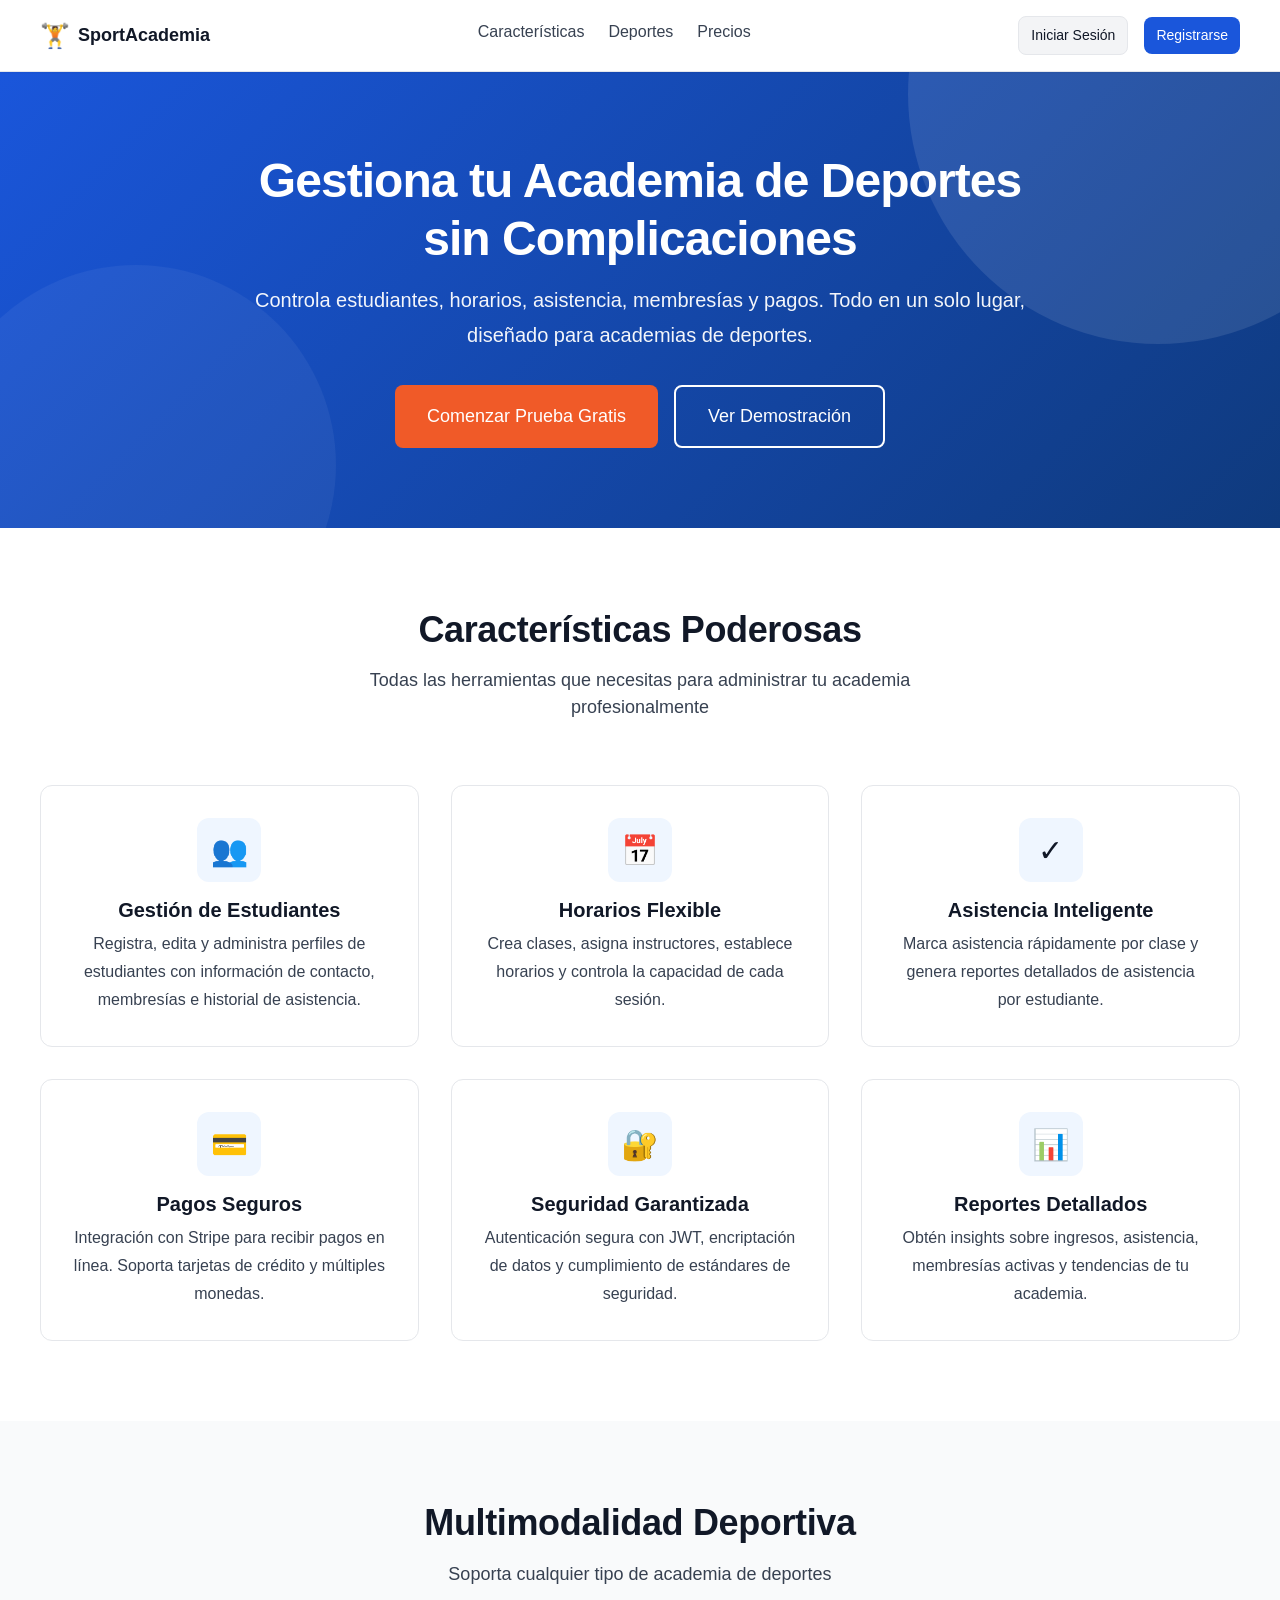
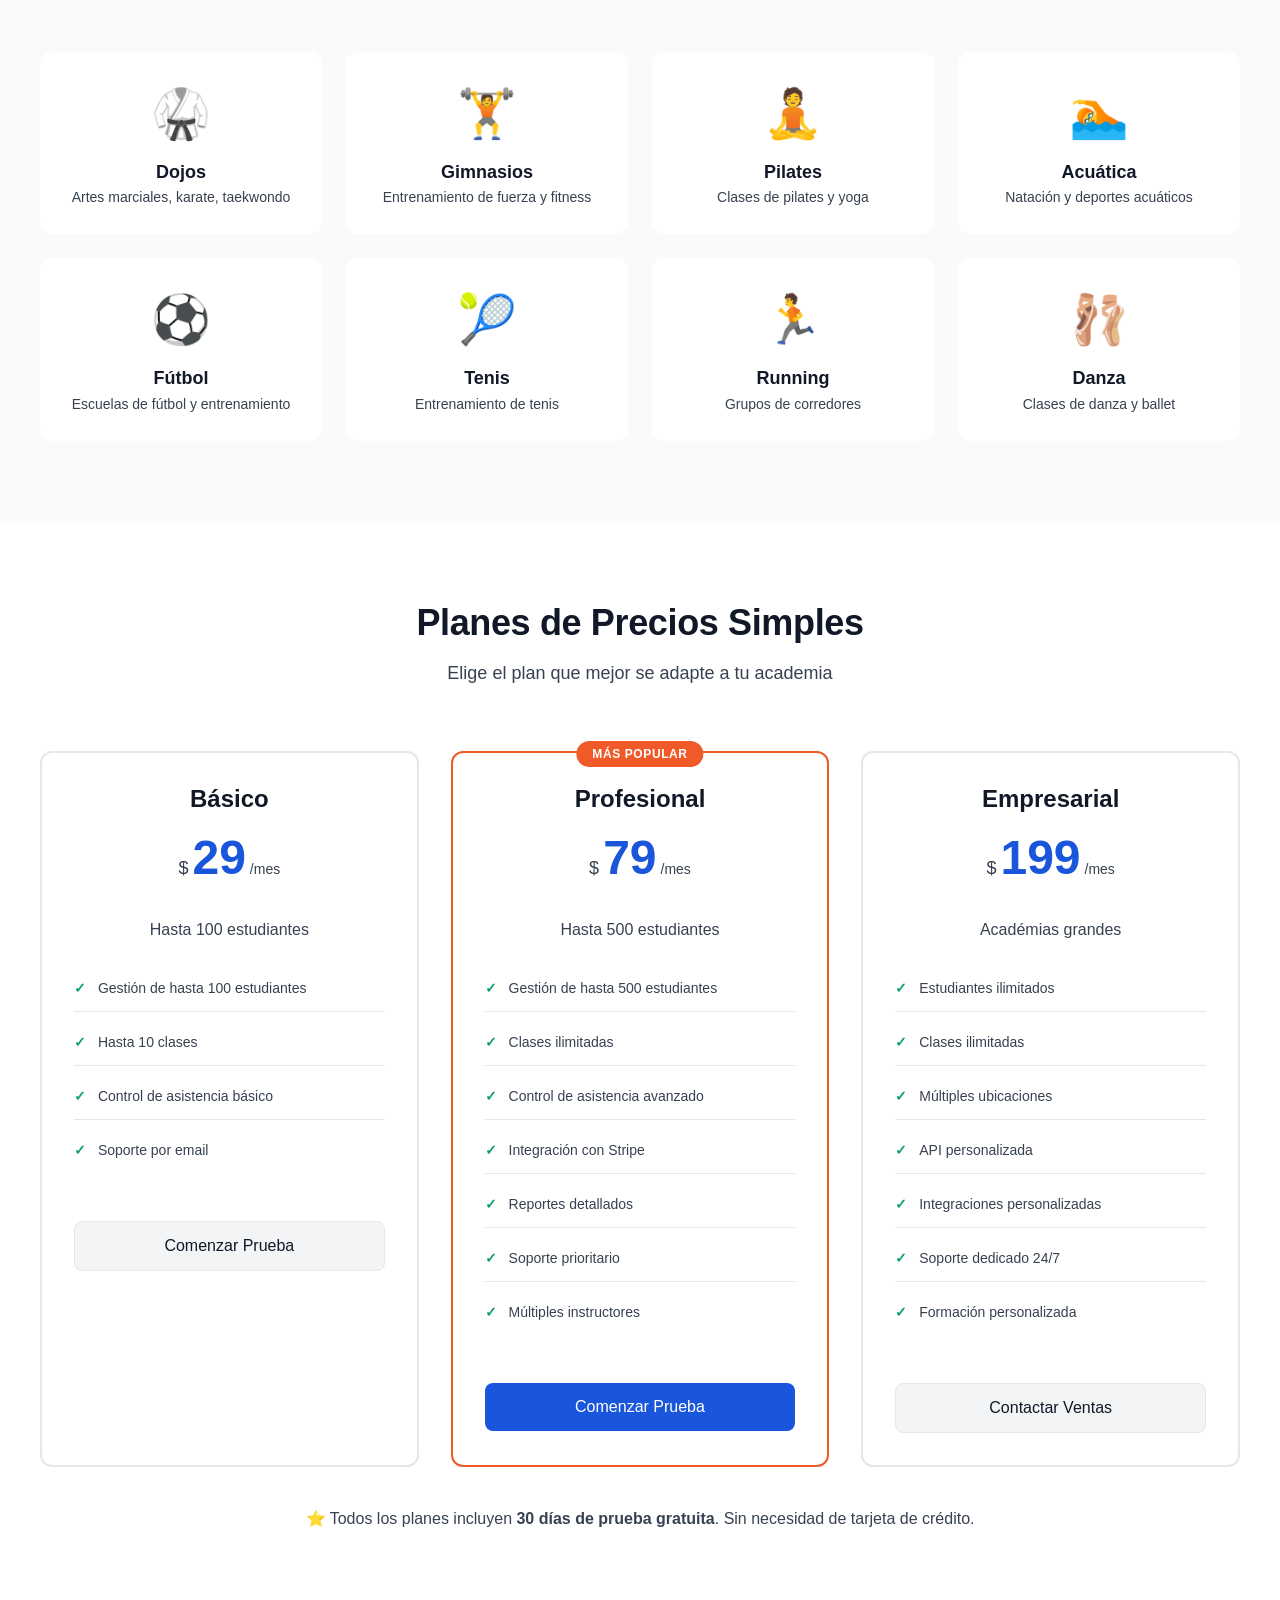
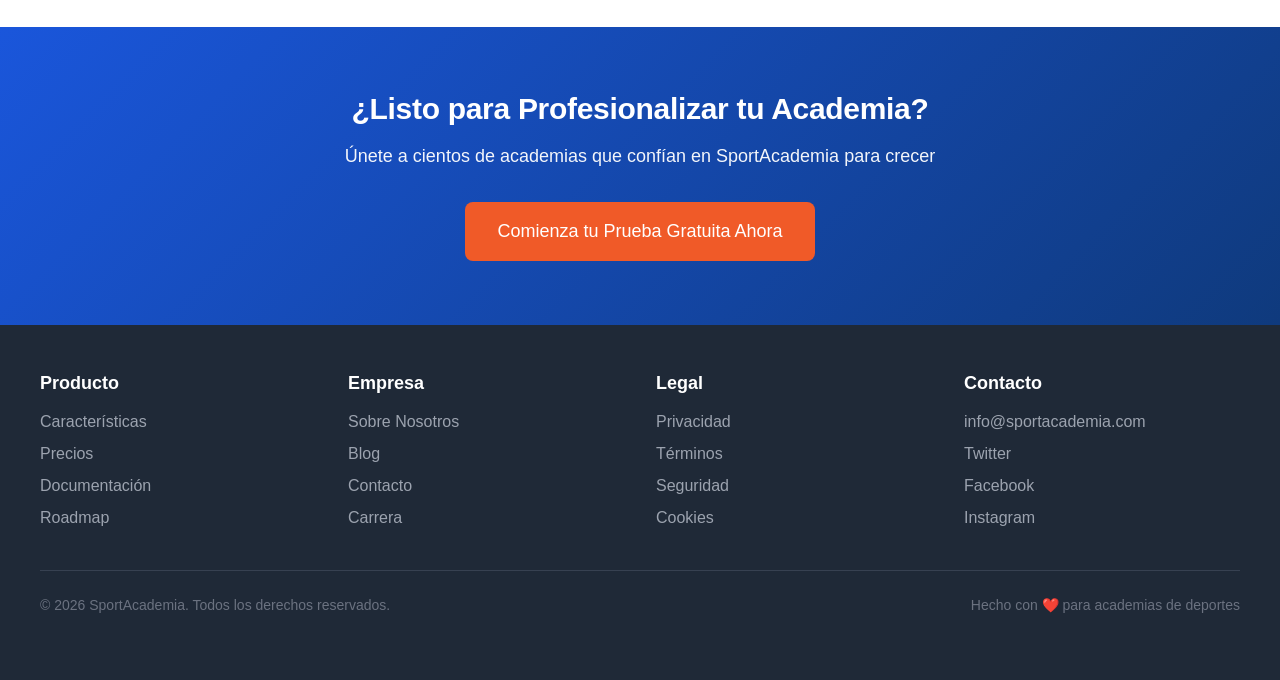
<file: frontend/index.html>
<!DOCTYPE html>
<html lang="es">
<head>
  <meta charset="UTF-8">
  <meta name="viewport" content="width=device-width, initial-scale=1.0">
  <meta name="description" content="Gestiona tu academia de deportes de forma simple y eficiente. Dojos, gimnasios, pilates, acuática y más.">
  <title>SportAcademia - Gestión de Academias de Deportes</title>

  <!-- CSS -->
  <link rel="stylesheet" href="css/tokens.css">
  <link rel="stylesheet" href="css/reset.css">
  <link rel="stylesheet" href="css/base.css">
  <link rel="stylesheet" href="css/components.css">
  <link rel="stylesheet" href="css/layout.css">
  <link rel="stylesheet" href="css/pages/landing.css">
</head>
<body>
  <!-- NAVBAR -->
  <nav class="navbar">
    <div class="container">
      <div class="navbar-container">
        <a href="#" class="navbar-brand">
          <span style="font-size: 24px;">🏋️</span>
          <span>SportAcademia</span>
        </a>

        <ul class="navbar-nav">
          <li class="navbar-nav-item"><a href="#features">Características</a></li>
          <li class="navbar-nav-item"><a href="#sports">Deportes</a></li>
          <li class="navbar-nav-item"><a href="#pricing">Precios</a></li>
        </ul>

        <div class="navbar-right">
          <a href="login.html" class="btn btn-secondary btn-sm">Iniciar Sesión</a>
          <a href="register.html" class="btn btn-primary btn-sm">Registrarse</a>
        </div>
      </div>
    </div>
  </nav>

  <!-- HÉROE -->
  <section class="hero">
    <div class="container">
      <div class="hero-content">
        <h1>Gestiona tu Academia de Deportes sin Complicaciones</h1>
        <p>Controla estudiantes, horarios, asistencia, membresías y pagos. Todo en un solo lugar, diseñado para academias de deportes.</p>
        <div class="hero-cta">
          <button class="btn btn-primary" onclick="scrollToSection('pricing')">Comenzar Prueba Gratis</button>
          <button class="btn btn-outline" onclick="document.getElementById('demo-modal').classList.add('active')">Ver Demostración</button>
        </div>
      </div>
    </div>
  </section>

  <!-- CARACTERÍSTICAS -->
  <section class="features" id="features">
    <div class="container">
      <div class="features-header">
        <h2>Características Poderosas</h2>
        <p>Todas las herramientas que necesitas para administrar tu academia profesionalmente</p>
      </div>

      <div class="features-grid">
        <div class="feature-card">
          <div class="feature-icon">👥</div>
          <h3>Gestión de Estudiantes</h3>
          <p>Registra, edita y administra perfiles de estudiantes con información de contacto, membresías e historial de asistencia.</p>
        </div>

        <div class="feature-card">
          <div class="feature-icon">📅</div>
          <h3>Horarios Flexible</h3>
          <p>Crea clases, asigna instructores, establece horarios y controla la capacidad de cada sesión.</p>
        </div>

        <div class="feature-card">
          <div class="feature-icon">✓</div>
          <h3>Asistencia Inteligente</h3>
          <p>Marca asistencia rápidamente por clase y genera reportes detallados de asistencia por estudiante.</p>
        </div>

        <div class="feature-card">
          <div class="feature-icon">💳</div>
          <h3>Pagos Seguros</h3>
          <p>Integración con Stripe para recibir pagos en línea. Soporta tarjetas de crédito y múltiples monedas.</p>
        </div>

        <div class="feature-card">
          <div class="feature-icon">🔐</div>
          <h3>Seguridad Garantizada</h3>
          <p>Autenticación segura con JWT, encriptación de datos y cumplimiento de estándares de seguridad.</p>
        </div>

        <div class="feature-card">
          <div class="feature-icon">📊</div>
          <h3>Reportes Detallados</h3>
          <p>Obtén insights sobre ingresos, asistencia, membresías activas y tendencias de tu academia.</p>
        </div>
      </div>
    </div>
  </section>

  <!-- DEPORTES -->
  <section class="sports" id="sports">
    <div class="container">
      <div class="sports-header">
        <h2>Multimodalidad Deportiva</h2>
        <p>Soporta cualquier tipo de academia de deportes</p>
      </div>

      <div class="sports-grid">
        <div class="sport-item">
          <div class="sport-icon">🥋</div>
          <h4>Dojos</h4>
          <p>Artes marciales, karate, taekwondo</p>
        </div>

        <div class="sport-item">
          <div class="sport-icon">🏋️</div>
          <h4>Gimnasios</h4>
          <p>Entrenamiento de fuerza y fitness</p>
        </div>

        <div class="sport-item">
          <div class="sport-icon">🧘</div>
          <h4>Pilates</h4>
          <p>Clases de pilates y yoga</p>
        </div>

        <div class="sport-item">
          <div class="sport-icon">🏊</div>
          <h4>Acuática</h4>
          <p>Natación y deportes acuáticos</p>
        </div>

        <div class="sport-item">
          <div class="sport-icon">⚽</div>
          <h4>Fútbol</h4>
          <p>Escuelas de fútbol y entrenamiento</p>
        </div>

        <div class="sport-item">
          <div class="sport-icon">🎾</div>
          <h4>Tenis</h4>
          <p>Entrenamiento de tenis</p>
        </div>

        <div class="sport-item">
          <div class="sport-icon">🏃</div>
          <h4>Running</h4>
          <p>Grupos de corredores</p>
        </div>

        <div class="sport-item">
          <div class="sport-icon">🩰</div>
          <h4>Danza</h4>
          <p>Clases de danza y ballet</p>
        </div>
      </div>
    </div>
  </section>

  <!-- PRECIOS -->
  <section class="pricing" id="pricing">
    <div class="container">
      <div class="pricing-header">
        <h2>Planes de Precios Simples</h2>
        <p>Elige el plan que mejor se adapte a tu academia</p>
      </div>

      <div class="pricing-grid">
        <!-- Plan Básico -->
        <div class="pricing-card">
          <h3 class="pricing-name">Básico</h3>

          <div class="pricing-price">
            <span class="pricing-currency">$</span>
            <span class="pricing-amount">29</span>
            <span class="pricing-period">/mes</span>
          </div>

          <p style="color: var(--text-secondary); margin-bottom: var(--spacing-6);">Hasta 100 estudiantes</p>

          <ul class="pricing-features">
            <li>Gestión de hasta 100 estudiantes</li>
            <li>Hasta 10 clases</li>
            <li>Control de asistencia básico</li>
            <li>Soporte por email</li>
          </ul>

          <button class="btn btn-secondary" onclick="startFreeTrial()">Comenzar Prueba</button>
        </div>

        <!-- Plan Profesional -->
        <div class="pricing-card featured">
          <div class="pricing-badge">Más Popular</div>
          <h3 class="pricing-name">Profesional</h3>

          <div class="pricing-price">
            <span class="pricing-currency">$</span>
            <span class="pricing-amount">79</span>
            <span class="pricing-period">/mes</span>
          </div>

          <p style="color: var(--text-secondary); margin-bottom: var(--spacing-6);">Hasta 500 estudiantes</p>

          <ul class="pricing-features">
            <li>Gestión de hasta 500 estudiantes</li>
            <li>Clases ilimitadas</li>
            <li>Control de asistencia avanzado</li>
            <li>Integración con Stripe</li>
            <li>Reportes detallados</li>
            <li>Soporte prioritario</li>
            <li>Múltiples instructores</li>
          </ul>

          <button class="btn btn-primary" onclick="startFreeTrial()">Comenzar Prueba</button>
        </div>

        <!-- Plan Empresarial -->
        <div class="pricing-card">
          <h3 class="pricing-name">Empresarial</h3>

          <div class="pricing-price">
            <span class="pricing-currency">$</span>
            <span class="pricing-amount">199</span>
            <span class="pricing-period">/mes</span>
          </div>

          <p style="color: var(--text-secondary); margin-bottom: var(--spacing-6);">Académias grandes</p>

          <ul class="pricing-features">
            <li>Estudiantes ilimitados</li>
            <li>Clases ilimitadas</li>
            <li>Múltiples ubicaciones</li>
            <li>API personalizada</li>
            <li>Integraciones personalizadas</li>
            <li>Soporte dedicado 24/7</li>
            <li>Formación personalizada</li>
          </ul>

          <button class="btn btn-secondary" onclick="contactSales()">Contactar Ventas</button>
        </div>
      </div>

      <div style="text-align: center; margin-top: var(--spacing-10);">
        <p style="color: var(--text-secondary);">
          ⭐ Todos los planes incluyen <strong>30 días de prueba gratuita</strong>. Sin necesidad de tarjeta de crédito.
        </p>
      </div>
    </div>
  </section>

  <!-- CTA FINAL -->
  <section class="cta">
    <div class="container">
      <h2>¿Listo para Profesionalizar tu Academia?</h2>
      <p>Únete a cientos de academias que confían en SportAcademia para crecer</p>
      <button class="btn btn-primary" style="background-color: var(--color-accent);" onclick="startFreeTrial()">
        Comienza tu Prueba Gratuita Ahora
      </button>
    </div>
  </section>

  <!-- FOOTER -->
  <footer class="footer">
    <div class="container">
      <div class="footer-content">
        <div class="footer-section">
          <h3>Producto</h3>
          <ul>
            <li><a href="#features">Características</a></li>
            <li><a href="#pricing">Precios</a></li>
            <li><a href="#">Documentación</a></li>
            <li><a href="#">Roadmap</a></li>
          </ul>
        </div>

        <div class="footer-section">
          <h3>Empresa</h3>
          <ul>
            <li><a href="#">Sobre Nosotros</a></li>
            <li><a href="#">Blog</a></li>
            <li><a href="#">Contacto</a></li>
            <li><a href="#">Carrera</a></li>
          </ul>
        </div>

        <div class="footer-section">
          <h3>Legal</h3>
          <ul>
            <li><a href="#">Privacidad</a></li>
            <li><a href="#">Términos</a></li>
            <li><a href="#">Seguridad</a></li>
            <li><a href="#">Cookies</a></li>
          </ul>
        </div>

        <div class="footer-section">
          <h3>Contacto</h3>
          <ul>
            <li><a href="mailto:info@sportacademia.com">info@sportacademia.com</a></li>
            <li><a href="#">Twitter</a></li>
            <li><a href="#">Facebook</a></li>
            <li><a href="#">Instagram</a></li>
          </ul>
        </div>
      </div>

      <div class="footer-bottom">
        <p>&copy; 2026 SportAcademia. Todos los derechos reservados.</p>
        <p>Hecho con ❤️ para academias de deportes</p>
      </div>
    </div>
  </footer>

  <!-- MODAL DE DEMOSTRACIÓN -->
  <div id="demo-modal" class="modal">
    <div class="modal-content" style="width: 90%; max-width: 500px;">
      <div class="modal-header">
        <h2>Solicitar Demostración</h2>
        <button class="modal-close" onclick="this.closest('.modal').classList.remove('active')">&times;</button>
      </div>
      <div class="modal-body">
        <p style="margin-bottom: var(--spacing-4);">Nuestro equipo te mostrará cómo SportAcademia puede ayudarte a crecer.</p>

        <div class="input-group">
          <label class="input-label required">Nombre</label>
          <input type="text" class="input" placeholder="Tu nombre completo">
        </div>

        <div class="input-group">
          <label class="input-label required">Email</label>
          <input type="email" class="input" placeholder="tu@email.com">
        </div>

        <div class="input-group">
          <label class="input-label required">Nombre de Academia</label>
          <input type="text" class="input" placeholder="Mi Academia de Deportes">
        </div>

        <div class="input-group">
          <label class="input-label required">Teléfono</label>
          <input type="tel" class="input" placeholder="+52 (555) 123-4567">
        </div>
      </div>
      <div class="modal-footer">
        <button class="btn btn-secondary" onclick="this.closest('.modal').classList.remove('active')">Cancelar</button>
        <button class="btn btn-primary" onclick="requestDemo()">Solicitar Demostración</button>
      </div>
    </div>
  </div>

  <!-- JAVASCRIPT -->
  <script src="js/landing.js"></script>
</body>
</html>
</file>
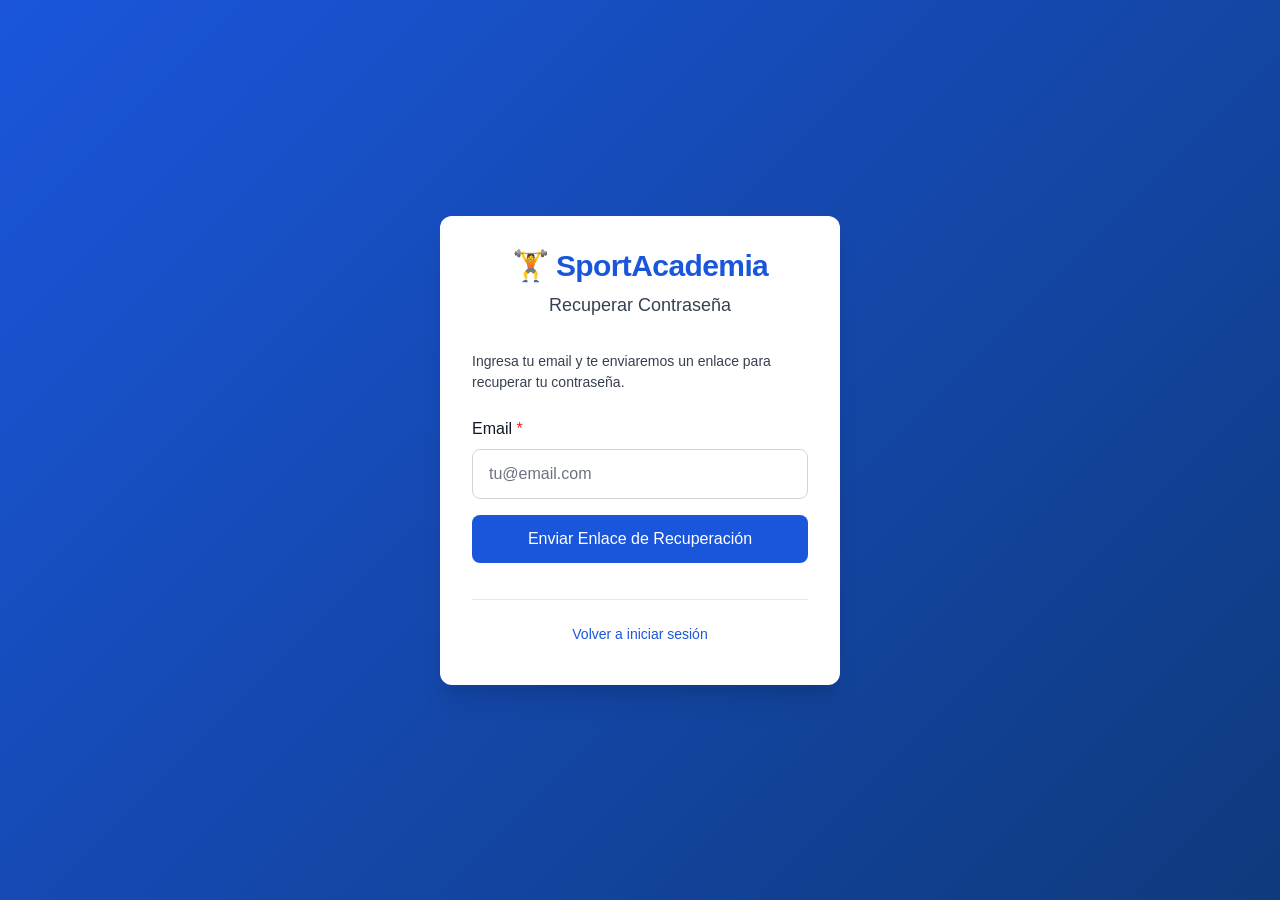
<file: frontend/forgot-password.html>
<!DOCTYPE html>
<html lang="es">
<head>
  <meta charset="UTF-8">
  <meta name="viewport" content="width=device-width, initial-scale=1.0">
  <title>Recuperar Contraseña - SportAcademia</title>
  <link rel="stylesheet" href="css/tokens.css">
  <link rel="stylesheet" href="css/reset.css">
  <link rel="stylesheet" href="css/base.css">
  <link rel="stylesheet" href="css/components.css">
  <link rel="stylesheet" href="css/layout.css">
  <link rel="stylesheet" href="css/pages/auth.css">
</head>
<body>
  <div class="auth-container">
    <div class="auth-box">
      <div class="auth-header">
        <h1>🏋️ SportAcademia</h1>
        <p>Recuperar Contraseña</p>
      </div>

      <div id="alert-container"></div>

      <form id="forgot-password-form" class="auth-form">
        <p style="color: var(--text-secondary); margin-bottom: var(--spacing-6); font-size: var(--font-size-sm);">
          Ingresa tu email y te enviaremos un enlace para recuperar tu contraseña.
        </p>

        <div class="input-group">
          <label class="input-label required">Email</label>
          <input
            id="email"
            type="email"
            class="input"
            placeholder="tu@email.com"
            required
            autocomplete="email"
          >
          <div class="input-error" id="email-error"></div>
        </div>

        <button type="submit" class="btn btn-primary btn-block" id="submit-btn">
          Enviar Enlace de Recuperación
        </button>
      </form>

      <div class="auth-footer">
        <p><a href="login.html">Volver a iniciar sesión</a></p>
      </div>
    </div>
  </div>

  <script>
    // Placeholder - Implementar en Phase 2+
    console.log('Forgot password page - Phase 2+ implementation');

    // Por ahora, mostrar un mensaje
    document.getElementById('forgot-password-form').addEventListener('submit', (e) => {
      e.preventDefault();
      const email = document.getElementById('email').value;
      const alertContainer = document.getElementById('alert-container');

      const alert = document.createElement('div');
      alert.className = 'alert alert-info';
      alert.innerHTML = `
        <div>Si un cuenta existe para ${email}, recibirás un email de recuperación.</div>
      `;
      alertContainer.innerHTML = '';
      alertContainer.appendChild(alert);

      setTimeout(() => {
        window.location.href = 'login.html';
      }, 3000);
    });
  </script>
</body>
</html>
</file>
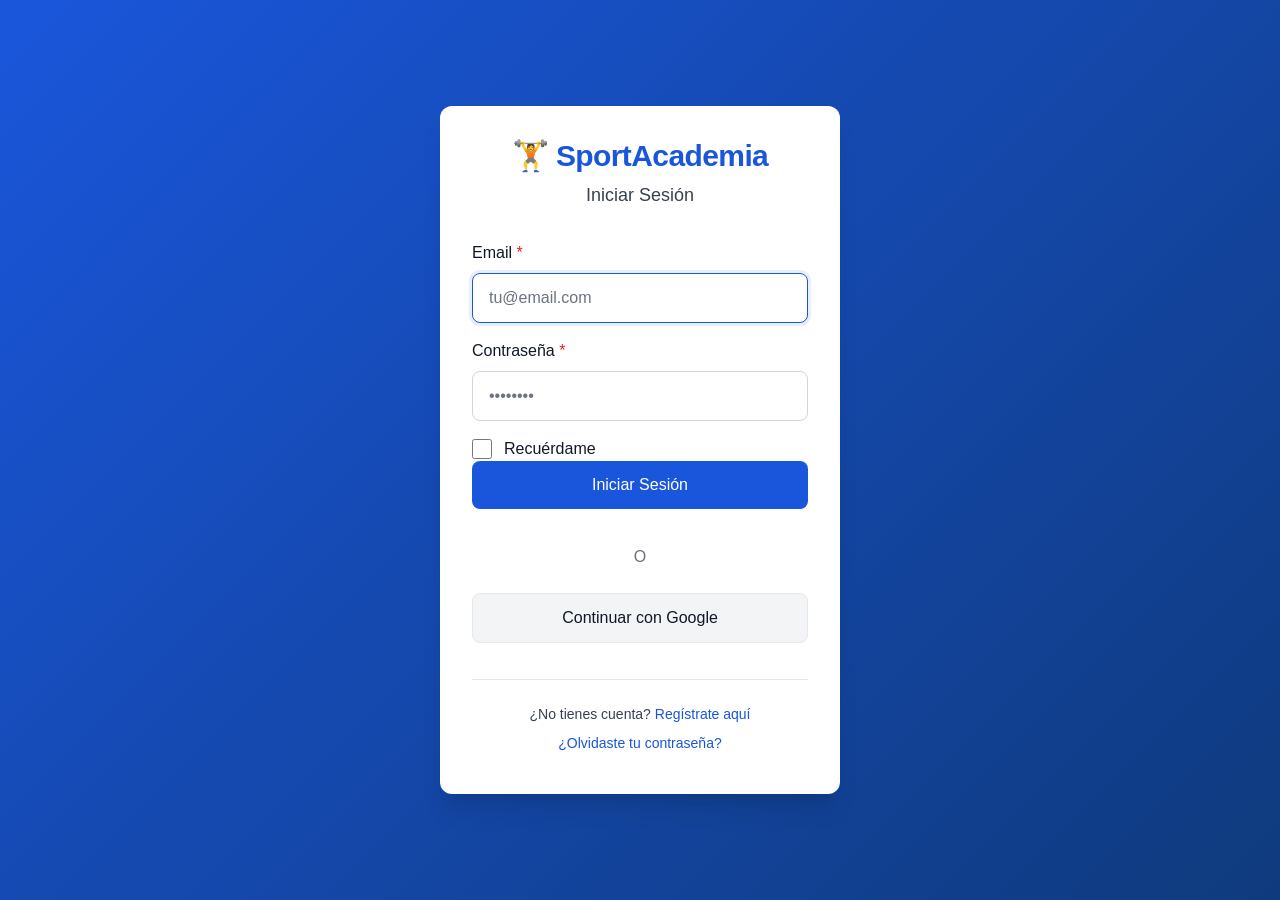
<file: frontend/login.html>
<!DOCTYPE html>
<html lang="es">
<head>
  <meta charset="UTF-8">
  <meta name="viewport" content="width=device-width, initial-scale=1.0">
  <title>Iniciar Sesión - SportAcademia</title>
  <link rel="stylesheet" href="css/tokens.css">
  <link rel="stylesheet" href="css/reset.css">
  <link rel="stylesheet" href="css/base.css">
  <link rel="stylesheet" href="css/components.css">
  <link rel="stylesheet" href="css/layout.css">
  <link rel="stylesheet" href="css/pages/auth.css">
</head>
<body>
  <div class="auth-container">
    <div class="auth-box">
      <div class="auth-header">
        <h1>🏋️ SportAcademia</h1>
        <p>Iniciar Sesión</p>
      </div>

      <!-- Alertas (se muestran dinámicamente) -->
      <div id="alert-container"></div>

      <form id="login-form" class="auth-form">
        <div class="input-group">
          <label class="input-label required">Email</label>
          <input
            id="email"
            type="email"
            class="input"
            placeholder="tu@email.com"
            required
            autocomplete="email"
          >
          <div class="input-error" id="email-error"></div>
        </div>

        <div class="input-group">
          <label class="input-label required">Contraseña</label>
          <input
            id="password"
            type="password"
            class="input"
            placeholder="••••••••"
            required
            autocomplete="current-password"
          >
          <div class="input-error" id="password-error"></div>
        </div>

        <div class="checkbox">
          <input type="checkbox" id="remember-me" name="remember-me">
          <label for="remember-me">Recuérdame</label>
        </div>

        <button type="submit" class="btn btn-primary btn-block" id="submit-btn">
          Iniciar Sesión
        </button>

        <div class="auth-divider">O</div>

        <button type="button" class="btn btn-secondary btn-block" id="google-btn">
          Continuar con Google
        </button>
      </form>

      <div class="auth-footer">
        <p>¿No tienes cuenta? <a href="register.html">Regístrate aquí</a></p>
        <p><a href="forgot-password.html">¿Olvidaste tu contraseña?</a></p>
      </div>
    </div>
  </div>

  <!-- Scripts -->
  <script type="module" src="js/pages/login.js"></script>
</body>
</html>
</file>
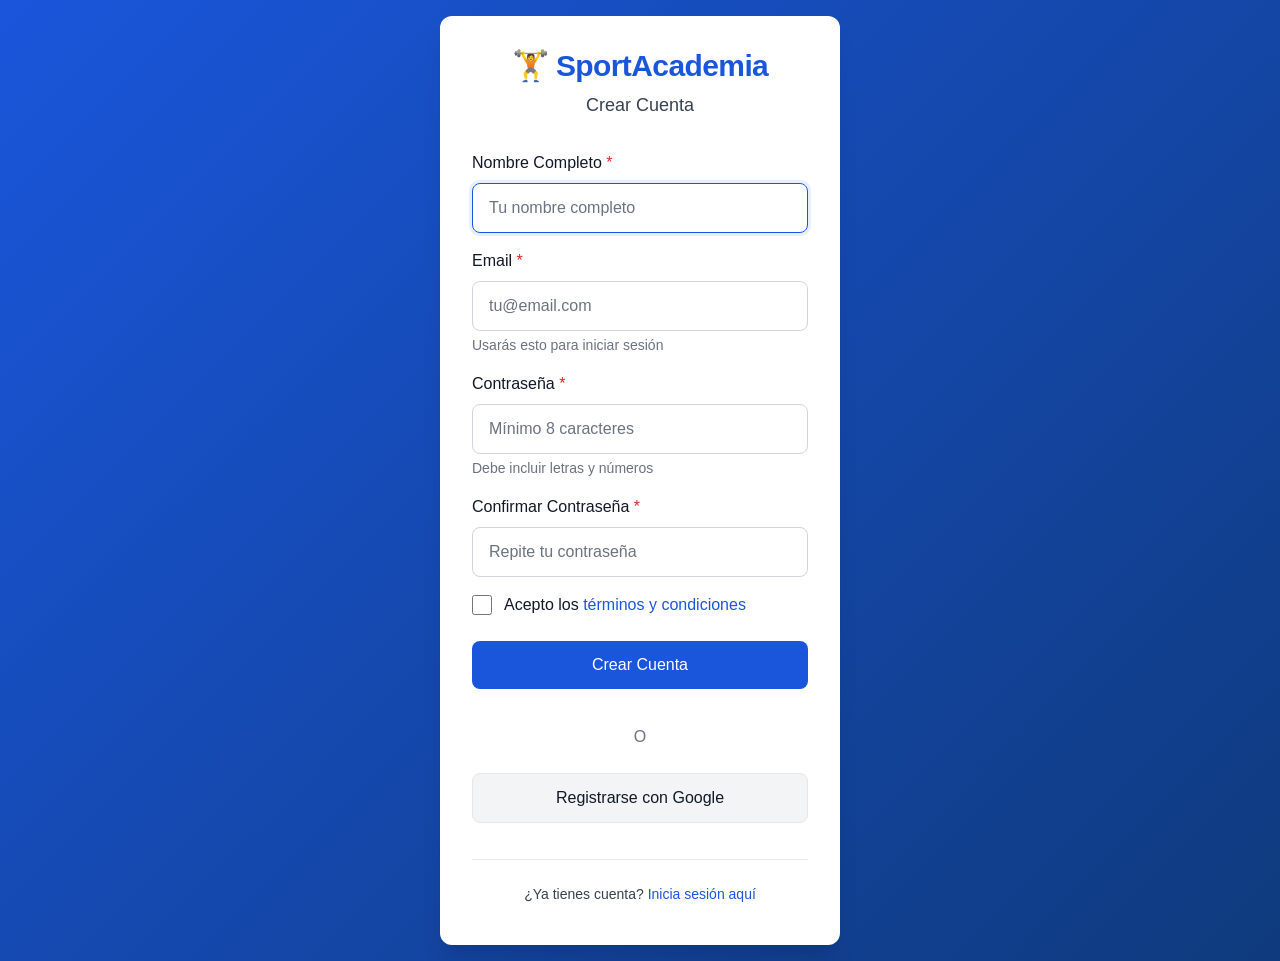
<file: frontend/register.html>
<!DOCTYPE html>
<html lang="es">
<head>
  <meta charset="UTF-8">
  <meta name="viewport" content="width=device-width, initial-scale=1.0">
  <title>Registrarse - SportAcademia</title>
  <link rel="stylesheet" href="css/tokens.css">
  <link rel="stylesheet" href="css/reset.css">
  <link rel="stylesheet" href="css/base.css">
  <link rel="stylesheet" href="css/components.css">
  <link rel="stylesheet" href="css/layout.css">
  <link rel="stylesheet" href="css/pages/auth.css">
</head>
<body>
  <div class="auth-container">
    <div class="auth-box">
      <div class="auth-header">
        <h1>🏋️ SportAcademia</h1>
        <p>Crear Cuenta</p>
      </div>

      <!-- Alertas (se muestran dinámicamente) -->
      <div id="alert-container"></div>

      <form id="register-form" class="auth-form">
        <div class="input-group">
          <label class="input-label required">Nombre Completo</label>
          <input
            id="full-name"
            type="text"
            class="input"
            placeholder="Tu nombre completo"
            required
            autocomplete="name"
          >
          <div class="input-error" id="full-name-error"></div>
        </div>

        <div class="input-group">
          <label class="input-label required">Email</label>
          <input
            id="email"
            type="email"
            class="input"
            placeholder="tu@email.com"
            required
            autocomplete="email"
          >
          <div class="input-error" id="email-error"></div>
          <div class="input-hint" id="email-hint">Usarás esto para iniciar sesión</div>
        </div>

        <div class="input-group">
          <label class="input-label required">Contraseña</label>
          <input
            id="password"
            type="password"
            class="input"
            placeholder="Mínimo 8 caracteres"
            required
            autocomplete="new-password"
          >
          <div class="input-error" id="password-error"></div>
          <div class="input-hint" id="password-hint">Debe incluir letras y números</div>
        </div>

        <div class="input-group">
          <label class="input-label required">Confirmar Contraseña</label>
          <input
            id="password-confirm"
            type="password"
            class="input"
            placeholder="Repite tu contraseña"
            required
            autocomplete="new-password"
          >
          <div class="input-error" id="password-confirm-error"></div>
        </div>

        <div class="checkbox">
          <input type="checkbox" id="terms" required>
          <label for="terms">
            Acepto los <a href="#" target="_blank">términos y condiciones</a>
          </label>
          <div class="input-error" id="terms-error"></div>
        </div>

        <button type="submit" class="btn btn-primary btn-block" id="submit-btn" style="margin-top: var(--spacing-6);">
          Crear Cuenta
        </button>

        <div class="auth-divider">O</div>

        <button type="button" class="btn btn-secondary btn-block" id="google-btn">
          Registrarse con Google
        </button>
      </form>

      <div class="auth-footer">
        <p>¿Ya tienes cuenta? <a href="login.html">Inicia sesión aquí</a></p>
      </div>
    </div>
  </div>

  <!-- Scripts -->
  <script type="module" src="js/pages/register.js"></script>
</body>
</html>
</file>
<file: frontend/css/tokens.css>
/* ============================================
   DESIGN TOKENS - Sistema de diseño unificado
   ============================================ */

:root {
  /* COLORES */
  --color-primary: #1A56DB;
  --color-primary-light: #EFF6FF;
  --color-primary-dark: #0F3A7D;
  --color-accent: #F05A28;
  --color-accent-light: #FEF3E2;
  --color-accent-dark: #C13410;

  --color-success: #0E9F6E;
  --color-success-light: #E6F9F3;
  --color-warning: #FBBF24;
  --color-warning-light: #FFFAEC;
  --color-error: #E02424;
  --color-error-light: #FDF1F1;

  /* ESCALA DE GRISES */
  --color-dark: #111827;
  --color-dark-secondary: #1F2937;
  --color-dark-tertiary: #374151;
  --color-gray: #6B7280;
  --color-gray-light: #9CA3AF;
  --color-gray-lighter: #D1D5DB;
  --color-gray-lightest: #E5E7EB;
  --color-light: #F3F4F6;
  --color-light-secondary: #F9FAFB;
  --color-white: #FFFFFF;

  /* TIPOGRAFÍA */
  --font-family-base: -apple-system, BlinkMacSystemFont, "Segoe UI", "Roboto", "Helvetica Neue", "Arial", sans-serif;
  --font-family-mono: "Courier New", monospace;

  --font-size-xs: 0.75rem;      /* 12px */
  --font-size-sm: 0.875rem;     /* 14px */
  --font-size-base: 1rem;       /* 16px */
  --font-size-lg: 1.125rem;     /* 18px */
  --font-size-xl: 1.25rem;      /* 20px */
  --font-size-2xl: 1.5rem;      /* 24px */
  --font-size-3xl: 1.875rem;    /* 30px */
  --font-size-4xl: 2.25rem;     /* 36px */
  --font-size-5xl: 3rem;        /* 48px */

  --font-weight-regular: 400;
  --font-weight-medium: 500;
  --font-weight-semibold: 600;
  --font-weight-bold: 700;

  --line-height-tight: 1.2;
  --line-height-normal: 1.5;
  --line-height-relaxed: 1.75;

  /* ESPACIADO */
  --spacing-0: 0;
  --spacing-1: 0.25rem;   /* 4px */
  --spacing-2: 0.5rem;    /* 8px */
  --spacing-3: 0.75rem;   /* 12px */
  --spacing-4: 1rem;      /* 16px */
  --spacing-5: 1.25rem;   /* 20px */
  --spacing-6: 1.5rem;    /* 24px */
  --spacing-8: 2rem;      /* 32px */
  --spacing-10: 2.5rem;   /* 40px */
  --spacing-12: 3rem;     /* 48px */
  --spacing-16: 4rem;     /* 64px */
  --spacing-20: 5rem;     /* 80px */
  --spacing-24: 6rem;     /* 96px */

  /* RADIO DE BORDE */
  --radius-sm: 4px;
  --radius-md: 8px;
  --radius-lg: 12px;
  --radius-xl: 16px;
  --radius-full: 9999px;

  /* SOMBRAS */
  --shadow-xs: 0 1px 2px 0 rgba(0, 0, 0, 0.05);
  --shadow-sm: 0 1px 3px 0 rgba(0, 0, 0, 0.1), 0 1px 2px 0 rgba(0, 0, 0, 0.06);
  --shadow-base: 0 4px 6px -1px rgba(0, 0, 0, 0.1), 0 2px 4px -1px rgba(0, 0, 0, 0.06);
  --shadow-md: 0 10px 15px -3px rgba(0, 0, 0, 0.1), 0 4px 6px -2px rgba(0, 0, 0, 0.05);
  --shadow-lg: 0 20px 25px -5px rgba(0, 0, 0, 0.1), 0 10px 10px -5px rgba(0, 0, 0, 0.04);

  /* TRANSICIONES */
  --transition-fast: 150ms cubic-bezier(0.4, 0, 0.2, 1);
  --transition-base: 250ms cubic-bezier(0.4, 0, 0.2, 1);
  --transition-slow: 350ms cubic-bezier(0.4, 0, 0.2, 1);

  /* Z-INDEX */
  --z-dropdown: 1000;
  --z-sticky: 1020;
  --z-modal: 1030;
  --z-popover: 1040;
  --z-tooltip: 1050;

  /* BREAKPOINTS (para media queries) */
  --breakpoint-sm: 640px;
  --breakpoint-md: 768px;
  --breakpoint-lg: 1024px;
  --breakpoint-xl: 1280px;
  --breakpoint-2xl: 1536px;
}

/* Esquemas de color reutilizables */

:root {
  --button-primary-bg: var(--color-primary);
  --button-primary-text: var(--color-white);
  --button-primary-hover: var(--color-primary-dark);

  --button-secondary-bg: var(--color-light);
  --button-secondary-text: var(--color-dark);
  --button-secondary-hover: var(--color-gray-lightest);

  --button-danger-bg: var(--color-error);
  --button-danger-text: var(--color-white);
  --button-danger-hover: #C91D1D;

  --card-bg: var(--color-white);
  --card-border: var(--color-gray-lightest);
  --card-shadow: var(--shadow-sm);

  --input-bg: var(--color-white);
  --input-border: var(--color-gray-lighter);
  --input-border-focus: var(--color-primary);
  --input-text: var(--color-dark);
  --input-placeholder: var(--color-gray);

  --text-primary: var(--color-dark);
  --text-secondary: var(--color-dark-tertiary);
  --text-tertiary: var(--color-gray);

  --bg-primary: var(--color-white);
  --bg-secondary: var(--color-light-secondary);
  --bg-tertiary: var(--color-light);
}

/* Dark mode tokens (para implementación futura) */
@media (prefers-color-scheme: dark) {
  :root {
    --card-bg: var(--color-dark-secondary);
    --card-border: var(--color-dark-tertiary);
    --input-bg: var(--color-dark);
    --input-border: var(--color-dark-tertiary);
    --input-text: var(--color-white);
    --text-primary: var(--color-white);
    --text-secondary: var(--color-gray-light);
    --bg-primary: var(--color-dark);
    --bg-secondary: var(--color-dark-secondary);
  }
}
</file>
<file: frontend/css/base.css>
/* ============================================
   BASE - Estilos base y tipografía
   ============================================ */

@import url('https://fonts.googleapis.com/css2?family=Inter:wght@400;500;600;700&display=swap');

/* Tipografía */
body {
  font-family: var(--font-family-base);
  font-weight: var(--font-weight-regular);
  background-color: var(--bg-primary);
  color: var(--text-primary);
}

/* Encabezados */
h1 {
  margin-bottom: var(--spacing-4);
  letter-spacing: -0.02em;
}

h2 {
  margin-bottom: var(--spacing-3);
  letter-spacing: -0.01em;
}

h3 {
  margin-bottom: var(--spacing-3);
}

h4, h5, h6 {
  margin-bottom: var(--spacing-2);
}

/* Párrafos */
p {
  margin-bottom: var(--spacing-4);
}

p + p {
  margin-top: -var(--spacing-2);
}

/* Listas */
ul, ol {
  margin-bottom: var(--spacing-4);
  padding-left: var(--spacing-6);
}

ul {
  list-style-type: disc;
}

ol {
  list-style-type: decimal;
}

li {
  margin-bottom: var(--spacing-2);
}

/* Enlaces */
a {
  color: var(--color-primary);
  font-weight: var(--font-weight-medium);
  transition: color var(--transition-fast);
}

a:hover {
  color: var(--color-primary-dark);
}

/* Énfasis */
strong {
  font-weight: var(--font-weight-bold);
}

em {
  font-style: italic;
}

code {
  font-family: var(--font-family-mono);
  background-color: var(--color-light);
  padding: var(--spacing-1) var(--spacing-2);
  border-radius: var(--radius-sm);
  font-size: 0.9em;
  color: var(--color-error);
}

pre {
  background-color: var(--color-dark);
  color: var(--color-white);
  padding: var(--spacing-4);
  border-radius: var(--radius-md);
  overflow-x: auto;
  margin-bottom: var(--spacing-4);
}

pre code {
  background-color: transparent;
  color: inherit;
  padding: 0;
  font-size: inherit;
}

/* Bloques citados */
blockquote {
  margin: 0 0 var(--spacing-4) 0;
  padding-left: var(--spacing-4);
  border-left: 4px solid var(--color-primary);
  color: var(--text-secondary);
  font-style: italic;
}

/* Separadores */
hr {
  margin: var(--spacing-8) 0;
  border: none;
  border-top: 1px solid var(--color-gray-lightest);
}

/* Selección de texto */
::selection {
  background-color: var(--color-primary);
  color: var(--color-white);
}

/* Estilos de scroll */
::-webkit-scrollbar {
  width: 8px;
  height: 8px;
}

::-webkit-scrollbar-track {
  background-color: var(--color-light);
}

::-webkit-scrollbar-thumb {
  background-color: var(--color-gray-lighter);
  border-radius: var(--radius-full);
}

::-webkit-scrollbar-thumb:hover {
  background-color: var(--color-gray);
}

/* Estilos de línea */
.text-primary {
  color: var(--text-primary);
}

.text-secondary {
  color: var(--text-secondary);
}

.text-tertiary {
  color: var(--text-tertiary);
}

.text-accent {
  color: var(--color-accent);
}

.text-success {
  color: var(--color-success);
}

.text-warning {
  color: var(--color-warning);
}

.text-error {
  color: var(--color-error);
}

/* Pesos de fuente */
.font-regular {
  font-weight: var(--font-weight-regular);
}

.font-medium {
  font-weight: var(--font-weight-medium);
}

.font-semibold {
  font-weight: var(--font-weight-semibold);
}

.font-bold {
  font-weight: var(--font-weight-bold);
}

/* Tamaños de texto */
.text-xs { font-size: var(--font-size-xs); }
.text-sm { font-size: var(--font-size-sm); }
.text-base { font-size: var(--font-size-base); }
.text-lg { font-size: var(--font-size-lg); }
.text-xl { font-size: var(--font-size-xl); }
.text-2xl { font-size: var(--font-size-2xl); }
.text-3xl { font-size: var(--font-size-3xl); }
.text-4xl { font-size: var(--font-size-4xl); }
.text-5xl { font-size: var(--font-size-5xl); }

/* Alto de línea */
.leading-tight {
  line-height: var(--line-height-tight);
}

.leading-normal {
  line-height: var(--line-height-normal);
}

.leading-relaxed {
  line-height: var(--line-height-relaxed);
}
</file>
<file: frontend/css/components.css>
/* ============================================
   COMPONENTS - Componentes reutilizables
   ============================================ */

/* BOTONES */
.btn {
  display: inline-flex;
  align-items: center;
  justify-content: center;
  gap: var(--spacing-2);
  padding: var(--spacing-3) var(--spacing-5);
  font-size: var(--font-size-base);
  font-weight: var(--font-weight-medium);
  border: none;
  border-radius: var(--radius-md);
  cursor: pointer;
  transition: all var(--transition-fast);
  text-decoration: none;
  user-select: none;
  white-space: nowrap;
}

.btn:focus-visible {
  outline: 2px solid var(--color-primary);
  outline-offset: 2px;
}

.btn:disabled {
  opacity: 0.5;
  cursor: not-allowed;
}

.btn-primary {
  background-color: var(--color-primary);
  color: var(--color-white);
}

.btn-primary:hover:not(:disabled) {
  background-color: var(--color-primary-dark);
  box-shadow: var(--shadow-md);
}

.btn-primary:active:not(:disabled) {
  transform: scale(0.98);
}

.btn-secondary {
  background-color: var(--color-light);
  color: var(--color-dark);
  border: 1px solid var(--color-gray-lightest);
}

.btn-secondary:hover:not(:disabled) {
  background-color: var(--color-gray-lightest);
  border-color: var(--color-gray-lighter);
}

.btn-danger {
  background-color: var(--color-error);
  color: var(--color-white);
}

.btn-danger:hover:not(:disabled) {
  background-color: #C91D1D;
}

.btn-success {
  background-color: var(--color-success);
  color: var(--color-white);
}

.btn-success:hover:not(:disabled) {
  background-color: #0A7F5C;
}

.btn-outline {
  background-color: transparent;
  color: var(--color-primary);
  border: 2px solid var(--color-primary);
}

.btn-outline:hover:not(:disabled) {
  background-color: var(--color-primary-light);
}

/* Tamaños de botón */
.btn-sm {
  padding: var(--spacing-2) var(--spacing-3);
  font-size: var(--font-size-sm);
}

.btn-lg {
  padding: var(--spacing-4) var(--spacing-8);
  font-size: var(--font-size-lg);
}

.btn-block {
  width: 100%;
}

/* TARJETAS */
.card {
  background-color: var(--card-bg);
  border: 1px solid var(--card-border);
  border-radius: var(--radius-lg);
  box-shadow: var(--card-shadow);
  overflow: hidden;
  transition: all var(--transition-fast);
}

.card:hover {
  box-shadow: var(--shadow-md);
  border-color: var(--color-primary-light);
}

.card-header {
  padding: var(--spacing-6);
  border-bottom: 1px solid var(--card-border);
}

.card-header h3 {
  margin: 0;
}

.card-body {
  padding: var(--spacing-6);
}

.card-footer {
  padding: var(--spacing-6);
  border-top: 1px solid var(--card-border);
  background-color: var(--color-light-secondary);
  display: flex;
  gap: var(--spacing-3);
  justify-content: flex-end;
}

.card.card-flat {
  box-shadow: none;
  border-color: var(--color-gray-lightest);
}

/* INSIGNIAS */
.badge {
  display: inline-flex;
  align-items: center;
  gap: var(--spacing-1);
  padding: var(--spacing-1) var(--spacing-3);
  border-radius: var(--radius-full);
  font-size: var(--font-size-xs);
  font-weight: var(--font-weight-semibold);
  text-transform: uppercase;
  letter-spacing: 0.05em;
  white-space: nowrap;
}

.badge-primary {
  background-color: var(--color-primary-light);
  color: var(--color-primary);
}

.badge-success {
  background-color: var(--color-success-light);
  color: var(--color-success);
}

.badge-warning {
  background-color: var(--color-warning-light);
  color: #A16207;
}

.badge-error {
  background-color: var(--color-error-light);
  color: var(--color-error);
}

.badge-secondary {
  background-color: var(--color-light);
  color: var(--color-gray);
}

/* ENTRADA DE FORMULARIO */
.input-group {
  margin-bottom: var(--spacing-4);
}

.input-label {
  display: block;
  margin-bottom: var(--spacing-2);
  font-weight: var(--font-weight-medium);
  color: var(--text-primary);
}

.input-label.required::after {
  content: " *";
  color: var(--color-error);
}

.input,
textarea,
select {
  width: 100%;
  padding: var(--spacing-3) var(--spacing-4);
  font-size: var(--font-size-base);
  border: 1px solid var(--input-border);
  border-radius: var(--radius-md);
  background-color: var(--input-bg);
  color: var(--input-text);
  transition: all var(--transition-fast);
}

.input::placeholder,
textarea::placeholder {
  color: var(--input-placeholder);
}

.input:focus,
textarea:focus,
select:focus {
  outline: none;
  border-color: var(--input-border-focus);
  box-shadow: 0 0 0 3px rgba(26, 86, 219, 0.1);
}

textarea {
  resize: vertical;
  min-height: 120px;
}

.input-hint {
  margin-top: var(--spacing-1);
  font-size: var(--font-size-sm);
  color: var(--text-tertiary);
}

.input-error {
  margin-top: var(--spacing-1);
  font-size: var(--font-size-sm);
  color: var(--color-error);
}

.input-group.has-error .input,
.input-group.has-error textarea,
.input-group.has-error select {
  border-color: var(--color-error);
  box-shadow: 0 0 0 3px rgba(224, 36, 36, 0.1);
}

.input-group.has-success .input,
.input-group.has-success textarea,
.input-group.has-success select {
  border-color: var(--color-success);
  box-shadow: 0 0 0 3px rgba(14, 159, 110, 0.1);
}

/* CHECKBOX Y RADIO */
.checkbox-group,
.radio-group {
  display: flex;
  flex-direction: column;
  gap: var(--spacing-3);
}

.checkbox,
.radio {
  display: flex;
  align-items: center;
  gap: var(--spacing-3);
  cursor: pointer;
}

.checkbox input[type="checkbox"],
.radio input[type="radio"] {
  width: 20px;
  height: 20px;
  cursor: pointer;
  accent-color: var(--color-primary);
}

.checkbox label,
.radio label {
  cursor: pointer;
  margin: 0;
}

/* MODAL */
.modal {
  display: none;
  position: fixed;
  top: 0;
  left: 0;
  right: 0;
  bottom: 0;
  background-color: rgba(0, 0, 0, 0.5);
  z-index: var(--z-modal);
  align-items: center;
  justify-content: center;
}

.modal.active {
  display: flex;
}

.modal-content {
  background-color: var(--card-bg);
  border-radius: var(--radius-lg);
  box-shadow: var(--shadow-lg);
  max-width: 90%;
  max-height: 90vh;
  overflow-y: auto;
  animation: slideUp var(--transition-base);
}

@keyframes slideUp {
  from {
    opacity: 0;
    transform: translateY(10px);
  }
  to {
    opacity: 1;
    transform: translateY(0);
  }
}

.modal-header {
  padding: var(--spacing-6);
  border-bottom: 1px solid var(--card-border);
  display: flex;
  align-items: center;
  justify-content: space-between;
}

.modal-header h2 {
  margin: 0;
}

.modal-close {
  background: none;
  border: none;
  font-size: var(--font-size-2xl);
  color: var(--text-secondary);
  cursor: pointer;
  padding: 0;
  width: 32px;
  height: 32px;
  display: flex;
  align-items: center;
  justify-content: center;
  border-radius: var(--radius-md);
  transition: all var(--transition-fast);
}

.modal-close:hover {
  background-color: var(--color-light);
  color: var(--text-primary);
}

.modal-body {
  padding: var(--spacing-6);
}

.modal-footer {
  padding: var(--spacing-6);
  border-top: 1px solid var(--card-border);
  background-color: var(--color-light-secondary);
  display: flex;
  gap: var(--spacing-3);
  justify-content: flex-end;
}

/* TABLA */
.table {
  width: 100%;
  border-collapse: collapse;
  background-color: var(--card-bg);
  border: 1px solid var(--card-border);
  border-radius: var(--radius-lg);
  overflow: hidden;
}

.table thead {
  background-color: var(--color-light-secondary);
  border-bottom: 2px solid var(--card-border);
}

.table th {
  padding: var(--spacing-4);
  text-align: left;
  font-weight: var(--font-weight-semibold);
  color: var(--text-primary);
  font-size: var(--font-size-sm);
  text-transform: uppercase;
  letter-spacing: 0.05em;
}

.table td {
  padding: var(--spacing-4);
  border-bottom: 1px solid var(--card-border);
  color: var(--text-primary);
}

.table tbody tr {
  transition: background-color var(--transition-fast);
}

.table tbody tr:hover {
  background-color: var(--color-light);
}

.table tbody tr:last-child td {
  border-bottom: none;
}

/* ALERTA */
.alert {
  padding: var(--spacing-4);
  border-radius: var(--radius-md);
  border-left: 4px solid;
  margin-bottom: var(--spacing-4);
  display: flex;
  align-items: flex-start;
  gap: var(--spacing-3);
}

.alert-primary {
  background-color: var(--color-primary-light);
  border-left-color: var(--color-primary);
  color: var(--color-primary);
}

.alert-success {
  background-color: var(--color-success-light);
  border-left-color: var(--color-success);
  color: var(--color-success);
}

.alert-warning {
  background-color: var(--color-warning-light);
  border-left-color: var(--color-warning);
  color: #A16207;
}

.alert-error {
  background-color: var(--color-error-light);
  border-left-color: var(--color-error);
  color: var(--color-error);
}

.alert-title {
  font-weight: var(--font-weight-semibold);
  margin-bottom: var(--spacing-1);
}

.alert-close {
  background: none;
  border: none;
  cursor: pointer;
  margin-left: auto;
  padding: 0;
  color: inherit;
  font-size: var(--font-size-lg);
}

/* CARGADOR */
.spinner {
  display: inline-block;
  width: 20px;
  height: 20px;
  border: 3px solid var(--color-light);
  border-top-color: var(--color-primary);
  border-radius: 50%;
  animation: spin 0.6s linear infinite;
}

@keyframes spin {
  to {
    transform: rotate(360deg);
  }
}

/* TOOLTIP */
.tooltip {
  position: relative;
  display: inline-block;
}

.tooltip::after {
  content: attr(data-tooltip);
  position: absolute;
  bottom: 125%;
  left: 50%;
  transform: translateX(-50%);
  background-color: var(--color-dark);
  color: var(--color-white);
  padding: var(--spacing-2) var(--spacing-3);
  border-radius: var(--radius-sm);
  font-size: var(--font-size-xs);
  white-space: nowrap;
  opacity: 0;
  pointer-events: none;
  transition: opacity var(--transition-fast);
  z-index: var(--z-tooltip);
}

.tooltip:hover::after {
  opacity: 1;
}

/* BREADCRUMB */
.breadcrumb {
  display: flex;
  align-items: center;
  gap: var(--spacing-2);
  margin-bottom: var(--spacing-4);
  font-size: var(--font-size-sm);
}

.breadcrumb-item {
  color: var(--text-secondary);
}

.breadcrumb-item a {
  color: var(--color-primary);
}

.breadcrumb-separator {
  color: var(--text-tertiary);
  margin: 0 var(--spacing-2);
}

.breadcrumb-item.active {
  color: var(--text-primary);
  font-weight: var(--font-weight-medium);
}
</file>
<file: frontend/css/layout.css>
/* ============================================
   LAYOUT - Componentes de diseño
   ============================================ */

/* CONTENEDOR */
.container {
  width: 100%;
  max-width: 1280px;
  margin-left: auto;
  margin-right: auto;
  padding-left: var(--spacing-4);
  padding-right: var(--spacing-4);
}

@media (max-width: 640px) {
  .container {
    padding-left: var(--spacing-3);
    padding-right: var(--spacing-3);
  }
}

.container-fluid {
  width: 100%;
  padding-left: var(--spacing-4);
  padding-right: var(--spacing-4);
}

/* GRID */
.grid {
  display: grid;
  gap: var(--spacing-6);
}

.grid-cols-1 {
  grid-template-columns: 1fr;
}

.grid-cols-2 {
  grid-template-columns: repeat(2, 1fr);
}

.grid-cols-3 {
  grid-template-columns: repeat(3, 1fr);
}

.grid-cols-4 {
  grid-template-columns: repeat(4, 1fr);
}

@media (max-width: 768px) {
  .grid-cols-2 {
    grid-template-columns: 1fr;
  }

  .grid-cols-3 {
    grid-template-columns: repeat(2, 1fr);
  }

  .grid-cols-4 {
    grid-template-columns: repeat(2, 1fr);
  }
}

@media (max-width: 640px) {
  .grid-cols-3,
  .grid-cols-4 {
    grid-template-columns: 1fr;
  }
}

/* FLEXBOX */
.flex {
  display: flex;
}

.flex-col {
  flex-direction: column;
}

.flex-center {
  display: flex;
  align-items: center;
  justify-content: center;
}

.flex-between {
  display: flex;
  align-items: center;
  justify-content: space-between;
}

.flex-start {
  justify-content: flex-start;
}

.flex-end {
  justify-content: flex-end;
}

.flex-gap {
  gap: var(--spacing-4);
}

.items-center {
  align-items: center;
}

.items-start {
  align-items: flex-start;
}

.items-end {
  align-items: flex-end;
}

/* NAVBAR / TOPBAR */
.navbar {
  background-color: var(--card-bg);
  border-bottom: 1px solid var(--card-border);
  padding: var(--spacing-4) var(--spacing-6);
  box-shadow: var(--shadow-xs);
  position: sticky;
  top: 0;
  z-index: 100;
}

.navbar-container {
  display: flex;
  align-items: center;
  justify-content: space-between;
  gap: var(--spacing-4);
}

.navbar-brand {
  display: flex;
  align-items: center;
  gap: var(--spacing-2);
  font-size: var(--font-size-lg);
  font-weight: var(--font-weight-bold);
  color: var(--text-primary);
  text-decoration: none;
}

.navbar-brand img {
  height: 32px;
  width: auto;
}

.navbar-nav {
  display: flex;
  align-items: center;
  gap: var(--spacing-6);
  list-style: none;
  margin: 0;
  padding: 0;
}

.navbar-nav-item a {
  color: var(--text-secondary);
  text-decoration: none;
  font-weight: var(--font-weight-medium);
  transition: color var(--transition-fast);
  padding: var(--spacing-2) 0;
  border-bottom: 2px solid transparent;
}

.navbar-nav-item a:hover {
  color: var(--color-primary);
  border-bottom-color: var(--color-primary);
}

.navbar-nav-item a.active {
  color: var(--color-primary);
  border-bottom-color: var(--color-primary);
}

.navbar-right {
  display: flex;
  align-items: center;
  gap: var(--spacing-4);
}

/* SIDEBAR */
.sidebar {
  background-color: var(--card-bg);
  border-right: 1px solid var(--card-border);
  min-height: 100vh;
  position: sticky;
  top: 0;
  padding: var(--spacing-6);
  width: 260px;
  overflow-y: auto;
}

.sidebar-logo {
  display: flex;
  align-items: center;
  gap: var(--spacing-2);
  margin-bottom: var(--spacing-8);
  font-weight: var(--font-weight-bold);
  color: var(--color-primary);
  text-decoration: none;
}

.sidebar-nav {
  list-style: none;
  margin: 0;
  padding: 0;
}

.sidebar-nav-item {
  margin-bottom: var(--spacing-2);
}

.sidebar-nav-link {
  display: flex;
  align-items: center;
  gap: var(--spacing-3);
  padding: var(--spacing-3) var(--spacing-4);
  color: var(--text-secondary);
  text-decoration: none;
  border-radius: var(--radius-md);
  transition: all var(--transition-fast);
}

.sidebar-nav-link:hover {
  background-color: var(--color-light);
  color: var(--color-primary);
}

.sidebar-nav-link.active {
  background-color: var(--color-primary-light);
  color: var(--color-primary);
  font-weight: var(--font-weight-semibold);
}

.sidebar-nav-icon {
  width: 20px;
  height: 20px;
}

.sidebar-nav-text {
  flex: 1;
}

/* MAIN LAYOUT */
.app-layout {
  display: grid;
  grid-template-columns: 260px 1fr;
  min-height: 100vh;
}

.app-content {
  display: flex;
  flex-direction: column;
}

.app-header {
  background-color: var(--card-bg);
  border-bottom: 1px solid var(--card-border);
  padding: var(--spacing-4) var(--spacing-6);
  display: flex;
  align-items: center;
  justify-content: space-between;
  gap: var(--spacing-4);
  box-shadow: var(--shadow-xs);
}

.app-main {
  flex: 1;
  padding: var(--spacing-8);
  overflow-y: auto;
}

@media (max-width: 768px) {
  .app-layout {
    grid-template-columns: 1fr;
  }

  .sidebar {
    display: none;
  }

  .app-main {
    padding: var(--spacing-4);
  }
}

/* FOOTER */
.footer {
  background-color: var(--color-dark-secondary);
  color: var(--color-gray-light);
  padding: var(--spacing-12) var(--spacing-6);
  margin-top: auto;
}

.footer-content {
  display: grid;
  grid-template-columns: repeat(4, 1fr);
  gap: var(--spacing-8);
  margin-bottom: var(--spacing-8);
}

.footer-section h3 {
  color: var(--color-white);
  margin-bottom: var(--spacing-4);
  font-size: var(--font-size-lg);
}

.footer-section ul {
  list-style: none;
  margin: 0;
  padding: 0;
}

.footer-section li {
  margin-bottom: var(--spacing-2);
}

.footer-section a {
  color: var(--color-gray-light);
  transition: color var(--transition-fast);
}

.footer-section a:hover {
  color: var(--color-white);
}

.footer-bottom {
  border-top: 1px solid var(--color-dark-tertiary);
  padding-top: var(--spacing-6);
  display: flex;
  align-items: center;
  justify-content: space-between;
  gap: var(--spacing-4);
  color: var(--color-gray);
  font-size: var(--font-size-sm);
}

@media (max-width: 768px) {
  .footer-content {
    grid-template-columns: repeat(2, 1fr);
  }

  .footer-bottom {
    flex-direction: column;
    text-align: center;
  }
}

/* ESPACIADO */
.m-0 { margin: 0; }
.m-1 { margin: var(--spacing-1); }
.m-2 { margin: var(--spacing-2); }
.m-3 { margin: var(--spacing-3); }
.m-4 { margin: var(--spacing-4); }
.m-6 { margin: var(--spacing-6); }
.m-8 { margin: var(--spacing-8); }

.mb-0 { margin-bottom: 0; }
.mb-1 { margin-bottom: var(--spacing-1); }
.mb-2 { margin-bottom: var(--spacing-2); }
.mb-3 { margin-bottom: var(--spacing-3); }
.mb-4 { margin-bottom: var(--spacing-4); }
.mb-6 { margin-bottom: var(--spacing-6); }
.mb-8 { margin-bottom: var(--spacing-8); }

.mt-0 { margin-top: 0; }
.mt-1 { margin-top: var(--spacing-1); }
.mt-2 { margin-top: var(--spacing-2); }
.mt-3 { margin-top: var(--spacing-3); }
.mt-4 { margin-top: var(--spacing-4); }
.mt-6 { margin-top: var(--spacing-6); }
.mt-8 { margin-top: var(--spacing-8); }

.p-0 { padding: 0; }
.p-1 { padding: var(--spacing-1); }
.p-2 { padding: var(--spacing-2); }
.p-3 { padding: var(--spacing-3); }
.p-4 { padding: var(--spacing-4); }
.p-6 { padding: var(--spacing-6); }
.p-8 { padding: var(--spacing-8); }

.pb-0 { padding-bottom: 0; }
.pb-1 { padding-bottom: var(--spacing-1); }
.pb-2 { padding-bottom: var(--spacing-2); }
.pb-3 { padding-bottom: var(--spacing-3); }
.pb-4 { padding-bottom: var(--spacing-4); }
.pb-6 { padding-bottom: var(--spacing-6); }
.pb-8 { padding-bottom: var(--spacing-8); }

.pt-0 { padding-top: 0; }
.pt-1 { padding-top: var(--spacing-1); }
.pt-2 { padding-top: var(--spacing-2); }
.pt-3 { padding-top: var(--spacing-3); }
.pt-4 { padding-top: var(--spacing-4); }
.pt-6 { padding-top: var(--spacing-6); }
.pt-8 { padding-top: var(--spacing-8); }

/* VISIBILIDAD */
.hidden {
  display: none !important;
}

.visible {
  display: block !important;
}

.invisible {
  visibility: hidden;
}

/* RESPONSIVO */
@media (max-width: 768px) {
  .hide-on-mobile {
    display: none !important;
  }
}

@media (min-width: 769px) {
  .show-on-mobile {
    display: none !important;
  }
}
</file>
<file: frontend/css/pages/landing.css>
/* ============================================
   LANDING PAGE - Estilos específicos de página
   ============================================ */

html {
  scroll-behavior: smooth;
}

/* SECCIÓN HÉROE */
.hero {
  padding: var(--spacing-20) var(--spacing-6);
  background: linear-gradient(135deg, var(--color-primary) 0%, var(--color-primary-dark) 100%);
  color: var(--color-white);
  text-align: center;
  position: relative;
  overflow: hidden;
}

.hero::before {
  content: "";
  position: absolute;
  top: -50%;
  right: -10%;
  width: 500px;
  height: 500px;
  border-radius: 50%;
  background-color: rgba(255, 255, 255, 0.1);
  z-index: 0;
}

.hero::after {
  content: "";
  position: absolute;
  bottom: -30%;
  left: -5%;
  width: 400px;
  height: 400px;
  border-radius: 50%;
  background-color: rgba(255, 255, 255, 0.05);
  z-index: 0;
}

.hero-content {
  position: relative;
  z-index: 1;
  max-width: 800px;
  margin: 0 auto;
}

.hero h1 {
  font-size: var(--font-size-5xl);
  font-weight: var(--font-weight-bold);
  margin-bottom: var(--spacing-4);
  letter-spacing: -0.02em;
  line-height: var(--line-height-tight);
}

.hero p {
  font-size: var(--font-size-xl);
  margin-bottom: var(--spacing-8);
  line-height: var(--line-height-relaxed);
  opacity: 0.95;
}

.hero-cta {
  display: flex;
  gap: var(--spacing-4);
  justify-content: center;
  flex-wrap: wrap;
}

.hero .btn {
  font-size: var(--font-size-lg);
  padding: var(--spacing-4) var(--spacing-8);
}

.hero .btn-primary {
  background-color: var(--color-accent);
}

.hero .btn-primary:hover {
  background-color: var(--color-accent-dark);
}

.hero .btn-outline {
  background-color: transparent;
  border-color: var(--color-white);
  color: var(--color-white);
}

.hero .btn-outline:hover {
  background-color: rgba(255, 255, 255, 0.1);
}

@media (max-width: 768px) {
  .hero {
    padding: var(--spacing-12) var(--spacing-4);
  }

  .hero h1 {
    font-size: var(--font-size-4xl);
  }

  .hero p {
    font-size: var(--font-size-lg);
  }

  .hero-cta {
    flex-direction: column;
  }

  .hero .btn {
    width: 100%;
  }
}

/* SECCIÓN CARACTERÍSTICAS */
.features {
  padding: var(--spacing-20) var(--spacing-6);
  background-color: var(--bg-primary);
}

.features-header {
  text-align: center;
  margin-bottom: var(--spacing-16);
  max-width: 600px;
  margin-left: auto;
  margin-right: auto;
}

.features-header h2 {
  font-size: var(--font-size-4xl);
  margin-bottom: var(--spacing-4);
}

.features-header p {
  font-size: var(--font-size-lg);
  color: var(--text-secondary);
}

.features-grid {
  display: grid;
  grid-template-columns: repeat(3, 1fr);
  gap: var(--spacing-8);
  max-width: 1280px;
  margin: 0 auto;
}

.feature-card {
  background-color: var(--card-bg);
  padding: var(--spacing-8);
  border-radius: var(--radius-lg);
  border: 1px solid var(--card-border);
  transition: all var(--transition-base);
  text-align: center;
}

.feature-card:hover {
  transform: translateY(-4px);
  box-shadow: var(--shadow-lg);
  border-color: var(--color-primary-light);
}

.feature-icon {
  width: 64px;
  height: 64px;
  background-color: var(--color-primary-light);
  border-radius: var(--radius-lg);
  display: flex;
  align-items: center;
  justify-content: center;
  margin: 0 auto var(--spacing-4);
  font-size: var(--font-size-3xl);
}

.feature-card h3 {
  font-size: var(--font-size-xl);
  margin-bottom: var(--spacing-2);
  color: var(--text-primary);
}

.feature-card p {
  color: var(--text-secondary);
  line-height: var(--line-height-relaxed);
  margin: 0;
}

@media (max-width: 768px) {
  .features {
    padding: var(--spacing-12) var(--spacing-4);
  }

  .features-header {
    margin-bottom: var(--spacing-10);
  }

  .features-header h2 {
    font-size: var(--font-size-3xl);
  }

  .features-grid {
    grid-template-columns: 1fr;
  }

  .feature-card {
    padding: var(--spacing-6);
  }
}

/* SECCIÓN DEPORTES */
.sports {
  padding: var(--spacing-20) var(--spacing-6);
  background-color: var(--color-light-secondary);
}

.sports-header {
  text-align: center;
  margin-bottom: var(--spacing-16);
  max-width: 600px;
  margin-left: auto;
  margin-right: auto;
}

.sports-header h2 {
  font-size: var(--font-size-4xl);
  margin-bottom: var(--spacing-4);
}

.sports-header p {
  font-size: var(--font-size-lg);
  color: var(--text-secondary);
}

.sports-grid {
  display: grid;
  grid-template-columns: repeat(4, 1fr);
  gap: var(--spacing-6);
  max-width: 1280px;
  margin: 0 auto;
}

.sport-item {
  background-color: var(--card-bg);
  padding: var(--spacing-6);
  border-radius: var(--radius-lg);
  border: 2px solid transparent;
  transition: all var(--transition-base);
  text-align: center;
  cursor: pointer;
}

.sport-item:hover {
  border-color: var(--color-accent);
  transform: translateY(-2px);
  box-shadow: var(--shadow-md);
}

.sport-icon {
  font-size: 48px;
  margin-bottom: var(--spacing-3);
}

.sport-item h4 {
  font-size: var(--font-size-lg);
  color: var(--text-primary);
  margin-bottom: var(--spacing-1);
}

.sport-item p {
  color: var(--text-secondary);
  font-size: var(--font-size-sm);
  margin: 0;
}

@media (max-width: 1024px) {
  .sports-grid {
    grid-template-columns: repeat(2, 1fr);
  }
}

@media (max-width: 768px) {
  .sports {
    padding: var(--spacing-12) var(--spacing-4);
  }

  .sports-header h2 {
    font-size: var(--font-size-3xl);
  }

  .sports-grid {
    grid-template-columns: 1fr;
  }
}

/* SECCIÓN PRECIOS */
.pricing {
  padding: var(--spacing-20) var(--spacing-6);
  background-color: var(--bg-primary);
}

.pricing-header {
  text-align: center;
  margin-bottom: var(--spacing-16);
  max-width: 600px;
  margin-left: auto;
  margin-right: auto;
}

.pricing-header h2 {
  font-size: var(--font-size-4xl);
  margin-bottom: var(--spacing-4);
}

.pricing-header p {
  font-size: var(--font-size-lg);
  color: var(--text-secondary);
}

.pricing-grid {
  display: grid;
  grid-template-columns: repeat(3, 1fr);
  gap: var(--spacing-8);
  max-width: 1280px;
  margin: 0 auto;
}

.pricing-card {
  background-color: var(--card-bg);
  padding: var(--spacing-8);
  border-radius: var(--radius-lg);
  border: 2px solid var(--card-border);
  text-align: center;
  position: relative;
  transition: all var(--transition-base);
}

.pricing-card:hover {
  transform: translateY(-8px);
  box-shadow: var(--shadow-lg);
  border-color: var(--color-primary);
}

.pricing-card.featured {
  border-color: var(--color-accent);
  transform: scale(1.05);
  z-index: 1;
}

.pricing-card.featured:hover {
  transform: scale(1.05) translateY(-8px);
}

.pricing-badge {
  position: absolute;
  top: -12px;
  left: 50%;
  transform: translateX(-50%);
  background-color: var(--color-accent);
  color: var(--color-white);
  padding: var(--spacing-1) var(--spacing-4);
  border-radius: var(--radius-full);
  font-size: var(--font-size-xs);
  font-weight: var(--font-weight-bold);
  text-transform: uppercase;
  letter-spacing: 0.05em;
}

.pricing-name {
  font-size: var(--font-size-2xl);
  font-weight: var(--font-weight-bold);
  margin-bottom: var(--spacing-2);
  color: var(--text-primary);
}

.pricing-price {
  display: flex;
  align-items: baseline;
  justify-content: center;
  gap: var(--spacing-1);
  margin-bottom: var(--spacing-6);
}

.pricing-currency {
  font-size: var(--font-size-lg);
  color: var(--text-secondary);
}

.pricing-amount {
  font-size: var(--font-size-5xl);
  font-weight: var(--font-weight-bold);
  color: var(--color-primary);
}

.pricing-period {
  color: var(--text-secondary);
  font-size: var(--font-size-sm);
}

.pricing-features {
  list-style: none;
  margin: var(--spacing-6) 0;
  padding: 0;
  text-align: left;
}

.pricing-features li {
  padding: var(--spacing-3) 0;
  border-bottom: 1px solid var(--card-border);
  color: var(--text-secondary);
  font-size: var(--font-size-sm);
}

.pricing-features li:last-child {
  border-bottom: none;
}

.pricing-features li::before {
  content: "✓ ";
  color: var(--color-success);
  font-weight: var(--font-weight-bold);
  margin-right: var(--spacing-2);
}

.pricing-card .btn {
  width: 100%;
  margin-top: var(--spacing-6);
}

@media (max-width: 768px) {
  .pricing {
    padding: var(--spacing-12) var(--spacing-4);
  }

  .pricing-header h2 {
    font-size: var(--font-size-3xl);
  }

  .pricing-grid {
    grid-template-columns: 1fr;
  }

  .pricing-card.featured {
    transform: scale(1);
  }

  .pricing-card.featured:hover {
    transform: translateY(-8px);
  }
}

/* SECCIÓN CTA */
.cta {
  padding: var(--spacing-16) var(--spacing-6);
  background: linear-gradient(135deg, var(--color-primary) 0%, var(--color-primary-dark) 100%);
  color: var(--color-white);
  text-align: center;
}

.cta h2 {
  font-size: var(--font-size-3xl);
  margin-bottom: var(--spacing-4);
  color: var(--color-white);
}

.cta p {
  font-size: var(--font-size-lg);
  margin-bottom: var(--spacing-8);
  opacity: 0.95;
  max-width: 600px;
  margin-left: auto;
  margin-right: auto;
}

.cta .btn {
  font-size: var(--font-size-lg);
  padding: var(--spacing-4) var(--spacing-8);
}

@media (max-width: 768px) {
  .cta {
    padding: var(--spacing-10) var(--spacing-4);
  }

  .cta h2 {
    font-size: var(--font-size-2xl);
  }

  .cta p {
    font-size: var(--font-size-base);
  }
}

/* SECCIÓN TESTIMONIOS (para futuro) */
.testimonials {
  padding: var(--spacing-20) var(--spacing-6);
  background-color: var(--color-light-secondary);
}

.testimonials-header {
  text-align: center;
  margin-bottom: var(--spacing-16);
  max-width: 600px;
  margin-left: auto;
  margin-right: auto;
}

.testimonials-header h2 {
  font-size: var(--font-size-4xl);
  margin-bottom: var(--spacing-4);
}

.testimonials-grid {
  display: grid;
  grid-template-columns: repeat(3, 1fr);
  gap: var(--spacing-8);
  max-width: 1280px;
  margin: 0 auto;
}

.testimonial-card {
  background-color: var(--card-bg);
  padding: var(--spacing-6);
  border-radius: var(--radius-lg);
  box-shadow: var(--shadow-sm);
}

.testimonial-rating {
  color: var(--color-accent);
  margin-bottom: var(--spacing-3);
  font-size: var(--font-size-lg);
}

.testimonial-text {
  color: var(--text-primary);
  font-style: italic;
  margin-bottom: var(--spacing-4);
  line-height: var(--line-height-relaxed);
}

.testimonial-author {
  font-weight: var(--font-weight-semibold);
  color: var(--text-primary);
  margin-bottom: var(--spacing-1);
}

.testimonial-role {
  color: var(--text-secondary);
  font-size: var(--font-size-sm);
}

@media (max-width: 768px) {
  .testimonials-grid {
    grid-template-columns: 1fr;
  }
}

/* ENCABEZADO DE PÁGINA */
.page-header {
  padding: var(--spacing-8) var(--spacing-6);
  background-color: var(--color-light-secondary);
  border-bottom: 1px solid var(--card-border);
}

.page-header h1 {
  font-size: var(--font-size-3xl);
  margin-bottom: var(--spacing-2);
}

.page-header p {
  color: var(--text-secondary);
  margin: 0;
}
</file>
<file: frontend/css/pages/auth.css>
/* ============================================
   AUTH PAGES - Login y Register
   ============================================ */

body {
  background: linear-gradient(135deg, var(--color-primary) 0%, var(--color-primary-dark) 100%);
  min-height: 100vh;
  display: flex;
  align-items: center;
  justify-content: center;
}

.auth-container {
  padding: var(--spacing-4);
  width: 100%;
}

.auth-box {
  background-color: var(--card-bg);
  padding: var(--spacing-8);
  border-radius: var(--radius-lg);
  box-shadow: var(--shadow-lg);
  max-width: 400px;
  width: 100%;
  margin: 0 auto;
}

.auth-header {
  text-align: center;
  margin-bottom: var(--spacing-8);
}

.auth-header h1 {
  font-size: var(--font-size-3xl);
  margin-bottom: var(--spacing-2);
  color: var(--color-primary);
}

.auth-header p {
  color: var(--text-secondary);
  font-size: var(--font-size-lg);
}

.auth-form {
  margin-bottom: var(--spacing-6);
}

.auth-form .input-group {
  margin-bottom: var(--spacing-4);
}

.auth-form .btn {
  margin-bottom: var(--spacing-3);
}

.auth-divider {
  text-align: center;
  color: var(--text-tertiary);
  margin: var(--spacing-6) 0;
  position: relative;
}

.auth-divider::before {
  content: "";
  position: absolute;
  top: 50%;
  left: 0;
  right: 0;
  height: 1px;
  background-color: var(--color-gray-lighter);
  z-index: -1;
}

.auth-divider {
  display: flex;
  align-items: center;
  justify-content: center;
}

.auth-footer {
  text-align: center;
  border-top: 1px solid var(--card-border);
  padding-top: var(--spacing-6);
}

.auth-footer p {
  margin-bottom: var(--spacing-2);
  font-size: var(--font-size-sm);
  color: var(--text-secondary);
}

.auth-footer a {
  color: var(--color-primary);
  font-weight: var(--font-weight-medium);
}

.auth-footer a:hover {
  color: var(--color-primary-dark);
}

/* Efectos de carga */
.auth-loading .btn {
  position: relative;
  pointer-events: none;
  opacity: 0.7;
}

.auth-loading .btn::after {
  content: "";
  position: absolute;
  width: 16px;
  height: 16px;
  top: 50%;
  right: var(--spacing-3);
  margin-top: -8px;
  border: 2px solid rgba(255, 255, 255, 0.3);
  border-top-color: var(--color-white);
  border-radius: 50%;
  animation: spin 0.6s linear infinite;
}

@keyframes spin {
  to {
    transform: rotate(360deg);
  }
}

/* Errores de validación */
.auth-error {
  color: var(--color-error);
  font-size: var(--font-size-sm);
  margin-top: var(--spacing-2);
}

/* Responsive */
@media (max-width: 640px) {
  .auth-box {
    padding: var(--spacing-6);
  }

  .auth-header h1 {
    font-size: var(--font-size-2xl);
  }
}
</file>
